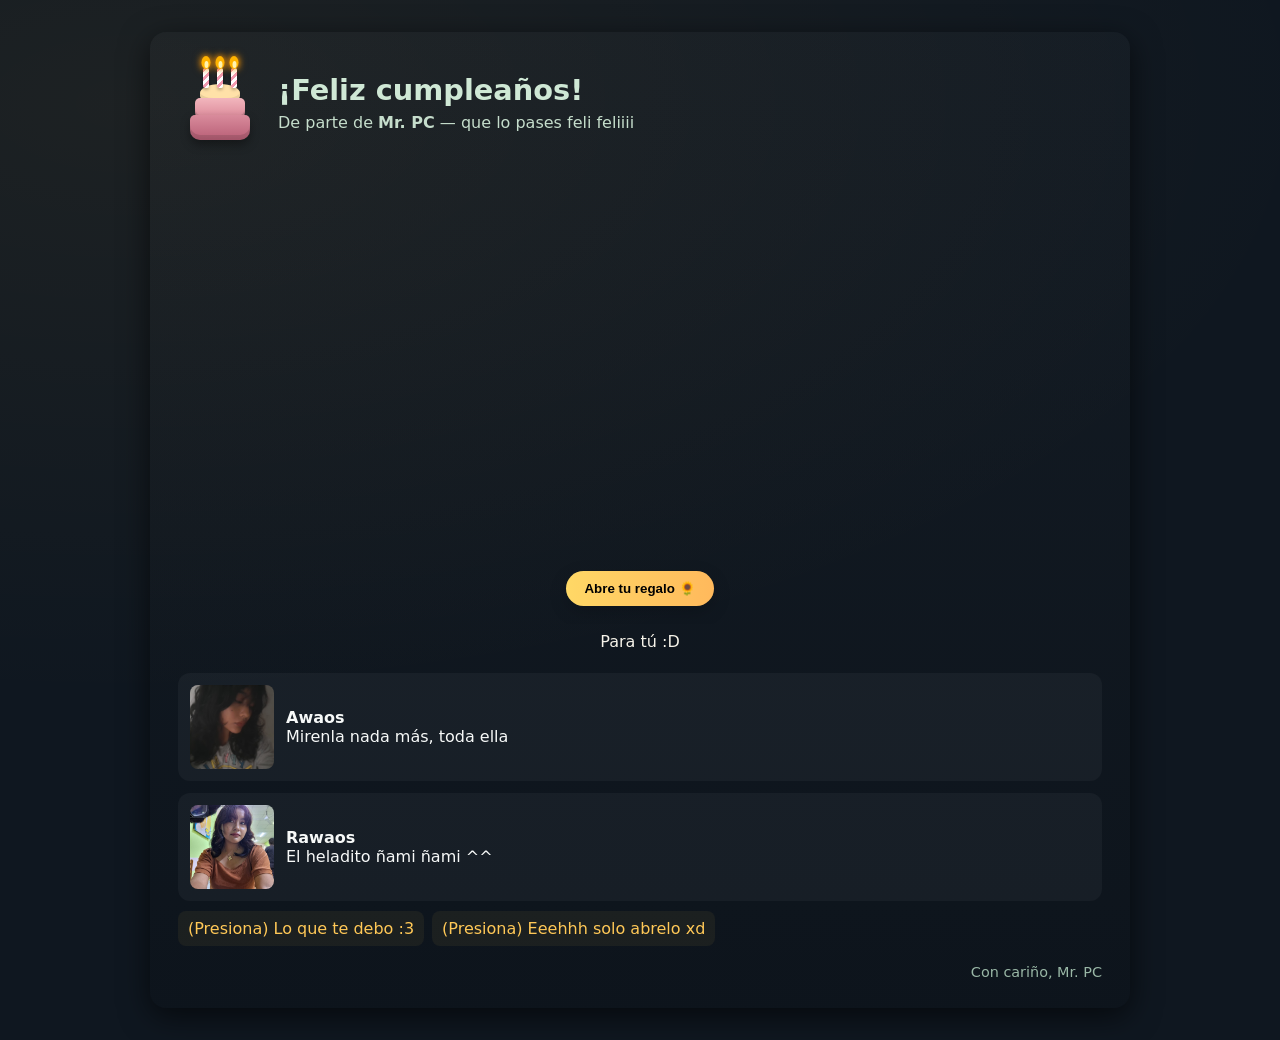
<file: index.html>
<!doctype html>
<html lang="es">
<head>
  <meta charset="utf-8">
  <meta name="viewport" content="width=device-width,initial-scale=1">
  <link rel="stylesheet" href="style/principal.css">
  <title>Feliz Cumple Natt</title>
  <style>
  </style>
</head>
<body>
  <div class="card">
    <header>
      <div class="birthday-cake">
  <div class="cake">
    <div class="candles">
      <span class="candle"><i></i></span>
      <span class="candle"><i></i></span>
      <span class="candle"><i></i></span>
    </div>

    <div class="cake-top"></div>
    <div class="cake-middle"></div>
    <div class="cake-bottom"></div>
  </div>
</div>
      <div>
        <h1>¡Feliz cumpleaños!</h1>
        <p class="lead">De parte de <strong>Mr. PC</strong> —  que lo pases feli feliiii</p>
      </div>
    </header>

    <div class="center-wrap">
      <button id="openGift" class="gift-btn">Abre tu regalo 🌻</button>
      <img id="giftImage" class="floating-image" src="img/ramogirasol.webp" alt="Regalo">
    </div>
    <div id="giftText" class="gift-desc">Para tú :D</div>

    <div class="grid">
      <div class="item">
        <img src="img/f02.jpeg" alt="item1">
        <div class="desc"><strong>Awaos</strong><br>Mirenla nada más, toda ella</div>
      </div>
      <div class="item">
        <img src="img/hldr.jpeg" alt="item2">
        <div class="desc"><strong>Rawaos</strong><br>El heladito ñami ñami ^^</div>
      </div>
    </div>

    <div class="links">
      <a href="pag1.html">(Presiona) Lo que te debo :3</a>
      <a href="pag2.html">(Presiona) Eeehhh solo abrelo xd</a>
    </div>

    <footer>Con cariño, Mr. PC</footer>
  </div>

  <script>
    const btn = document.getElementById('openGift');
    const img = document.getElementById('giftImage');
    const txt = document.getElementById('giftText');
    let opened = false;
    btn.addEventListener('click', ()=>{
      opened = !opened;
      if(opened){
        img.classList.add('show');
        txt.textContent = 'I love you so much <3';
        btn.textContent = 'Cerrar regalo';
      }else{
        img.classList.remove('show');
        txt.textContent = 'Para tú :D';
        btn.textContent = 'Abre tu regalo 🌻';
      }
    });
  </script>
</body>
</html>
</file>
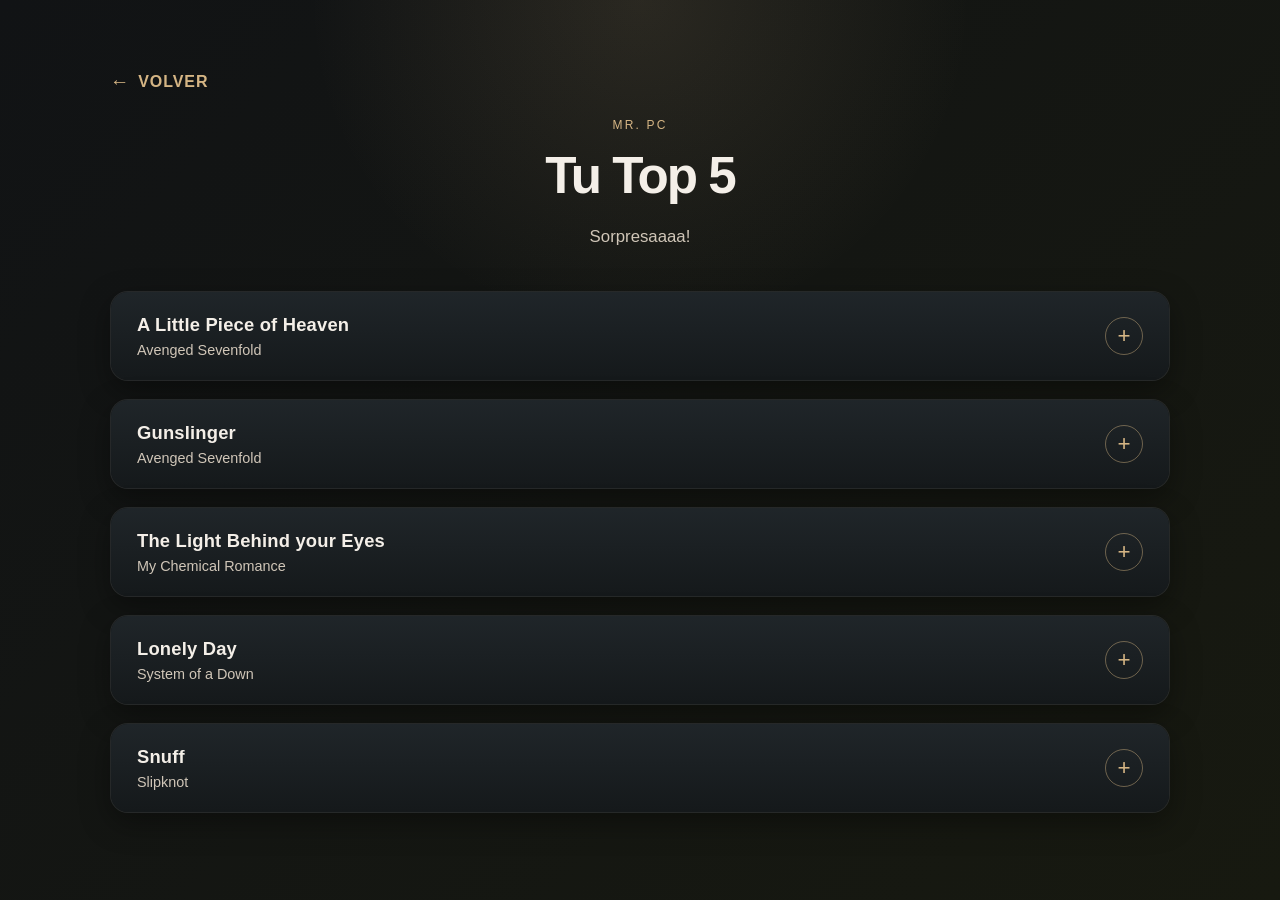
<file: pag2.html>
<!DOCTYPE html>
<html lang="es">

  <head>
    <meta charset="UTF-8" />
    <meta name="viewport" content="width=device-width, initial-scale=1.0" />
    <title>Letras ^^</title>

    <style>
      :root {
        --bg: #111315;
        --bg-alt: #1a1d20;
        --panel: rgba(27, 31, 35, 0.9);
        --panel-soft: rgba(41, 46, 50, 0.8);
        --text: #f4efe8;
        --muted: #d0c6b8;
        --accent: #d5b584;
        --accent-strong: #b88d52;
        --line: rgba(255, 255, 255, 0.09);
        --shadow: rgba(0, 0, 0, 0.35);
      }

      * {
        box-sizing: border-box;
      }

      html {
        scroll-behavior: smooth;
      }

      body {
        margin: 0;
        font-family: "Segoe UI", Tahoma, Geneva, Verdana, sans-serif;
        background:
          radial-gradient(circle at top, rgba(213, 181, 132, 0.12), transparent 30%),
          linear-gradient(135deg, var(--bg) 0%, #171910 100%);
        color: var(--text);
        min-height: 100vh;
      }

      .page {
        max-width: 1100px;
        margin: 0 auto;
        padding: 72px 20px 80px;
      }

      .back-link {
        display: inline-flex;
        align-items: center;
        gap: 8px;
        margin-bottom: 24px;
        color: var(--accent);
        text-decoration: none;
        font-weight: 600;
        letter-spacing: 0.06em;
        text-transform: uppercase;
        transition: opacity 0.2s ease, transform 0.2s ease;
      }

      .back-link:hover {
        opacity: 0.85;
        transform: translateX(-2px);
      }

      .back-link .arrow {
        font-size: 1.2rem;
        line-height: 1;
      }

      .header {
        text-align: center;
        margin-bottom: 40px;
      }

      .eyebrow {
        display: inline-block;
        letter-spacing: 0.18em;
        text-transform: uppercase;
        color: var(--accent);
        font-size: 0.75rem;
        margin-bottom: 16px;
      }

      h1 {
        margin: 0;
        font-size: clamp(2.2rem, 4vw, 4rem);
        line-height: 1.1;
        font-weight: 700;
        letter-spacing: -0.04em;
      }

      .subtitle {
        max-width: 700px;
        margin: 18px auto 0;
        color: var(--muted);
        font-size: 1.05rem;
        line-height: 1.7;
      }

      .accordion {
        display: grid;
        gap: 18px;
      }

      .accordion-item {
        border: 1px solid var(--line);
        border-radius: 18px;
        background: rgba(17, 19, 21, 0.75);
        box-shadow: 0 10px 30px var(--shadow);
        overflow: hidden;
      }

      .accordion-btn {
        width: 100%;
        background: linear-gradient(180deg, rgba(32, 38, 42, 0.96), rgba(21, 25, 27, 0.96));
        color: var(--text);
        border: 0;
        padding: 22px 26px;
        display: flex;
        align-items: center;
        justify-content: space-between;
        gap: 16px;
        cursor: pointer;
        text-align: left;
        font: inherit;
        transition: background 0.2s ease, transform 0.2s ease;
      }

      .accordion-btn:hover {
        background: linear-gradient(180deg, rgba(40, 46, 50, 0.96), rgba(24, 29, 32, 0.96));
      }

      .accordion-btn:focus-visible {
        outline: 2px solid var(--accent);
        outline-offset: -2px;
      }

      .trigger-copy {
        display: flex;
        flex-direction: column;
        gap: 6px;
      }

      .trigger-title {
        font-size: 1.15rem;
        font-weight: 700;
        letter-spacing: 0.01em;
      }

      .trigger-desc {
        color: var(--muted);
        font-size: 0.9rem;
      }

      .trigger-icon {
        width: 38px;
        height: 38px;
        border-radius: 50%;
        border: 1px solid rgba(213, 181, 132, 0.45);
        display: inline-flex;
        align-items: center;
        justify-content: center;
        color: var(--accent);
        font-size: 1.4rem;
        transition: transform 0.25s ease;
        flex-shrink: 0;
      }

      .accordion-item.active .trigger-icon {
        transform: rotate(45deg);
      }

      .panel {
        max-height: 0;
        overflow: hidden;
        transition: max-height 0.45s ease, padding 0.3s ease;
        background: rgba(17, 20, 22, 0.85);
      }

      .accordion-item.active .panel {
        max-height: 5000px;
        padding: 24px 22px 26px;
      }

      .content-grid {
        display: flex;
        flex-direction: column;
        gap: 18px;
      }

      .feature {
        display: grid;
        grid-template-columns: 1.15fr 1.85fr;
        gap: 22px;
        align-items: center;
        padding: 18px;
        border: 1px solid var(--line);
        border-radius: 16px;
        background: var(--panel-soft);
      }

      .feature:nth-child(even) .feature-image {
        order: 2;
      }

      .feature:nth-child(even) .feature-copy {
        order: 1;
      }

      .feature-image {
        position: relative;
        overflow: hidden;
        border-radius: 14px;
        min-height: 220px;
        box-shadow: inset 0 0 0 1px rgba(255, 255, 255, 0.04);
      }

      .feature-image img {
        display: block;
        width: 100%;
        height: 100%;
        object-fit: cover;
        transition: transform 0.35s ease;
      }

      .feature:hover .feature-image img {
        transform: scale(1.03);
      }

      .feature-copy {
        padding: 6px 4px;
      }

      .feature-tag {
        display: inline-block;
        font-size: 0.72rem;
        letter-spacing: 0.12em;
        text-transform: uppercase;
        color: var(--accent);
        margin-bottom: 10px;
      }

      .feature-copy h3 {
        margin: 0 0 12px;
        font-size: clamp(1.2rem, 2vw, 1.8rem);
        line-height: 1.2;
      }

      .feature-copy p {
        margin: 0;
        color: var(--muted);
        font-size: 0.98rem;
        line-height: 1.7;
      }

      @media (max-width: 768px) {
        .page {
          padding-top: 52px;
        }

        .accordion-btn {
          padding: 18px 18px;
        }

        .trigger-title {
          font-size: 1.05rem;
        }

        .feature {
          grid-template-columns: 1fr;
        }

        .feature-image,
        .feature-copy {
          order: initial;
        }

        .feature:nth-child(even) .feature-image,
        .feature:nth-child(even) .feature-copy {
          order: initial;
        }

        .feature-image {
          min-height: 210px;
        }
      }

      @media (max-width: 520px) {
        .subtitle {
          font-size: 0.96rem;
        }

        .panel {
          padding: 0;
        }

        .accordion-item.active .panel {
          padding: 18px 14px 20px;
        }

        .feature {
          padding: 12px;
        }
      }
    </style>
  </head>

  <body>

    <main class="page">

      <a class="back-link" href="index.html" aria-label="Volver al inicio">
        <span class="arrow" aria-hidden="true">←</span>
        <span>Volver</span>
      </a>

      <header class="header">
        <div class="eyebrow">Mr. PC</div>
        <h1>Tu Top 5</h1>
        <p class="subtitle">
          Sorpresaaaa!
        </p>
      </header>

      <section class="accordion" aria-label="Detalles de la celebración">


        <!-- ========================================================= -->
        <!-- A LITTLE PIECE OF HEAVEN -->
        <!-- ========================================================= -->

        <div class="accordion-item">

          <button class="accordion-btn"
                  type="button"
                  aria-expanded="true"
                  data-audio="audio/A_Little_Piece_Of_Heaven.mp3">

            <span class="trigger-copy">
              <span class="trigger-title">A Little Piece of Heaven</span>
              <span class="trigger-desc">Avenged Sevenfold</span>
            </span>

            <span class="trigger-icon" aria-hidden="true">+</span>

          </button>

          <div class="panel">
            <div class="content-grid">

              <article class="feature">
                <div class="feature-image">
                  <img src="img/A Little Piece of Heaven/img01.png"
                       alt="Baby don't cry" />
                </div>

                <div class="feature-copy">
                  <h3 style="text-align: center;">Baby don't cry</h3>
                </div>
              </article>


              <article class="feature">
                <div class="feature-image">
                  <img src="img/A Little Piece of Heaven/img02.png"
                       alt="You had my heart" />
                </div>

                <div class="feature-copy">
                  <h3 style="text-align: center;">You had my heart</h3>
                </div>
              </article>


              <article class="feature">
                <div class="feature-image">
                  <img src="img/A Little Piece of Heaven/img03.png"
                       alt="at least for the most part" />
                </div>

                <div class="feature-copy">
                  <h3 style="text-align: center;">at least for the most part</h3>
                </div>
              </article>


              <article class="feature">
                <div class="feature-image">
                  <img src="img/A Little Piece of Heaven/img04.png"
                       alt="'Cause everybody's gotta die sometime" />
                </div>

                <div class="feature-copy">
                  <h3 style="text-align: center;">
                    'Cause everybody's gotta die sometime
                  </h3>
                </div>
              </article>


              <article class="feature">
                <div class="feature-image">
                  <img src="img/A Little Piece of Heaven/img05.png"
                       alt="We fell apart" />
                </div>

                <div class="feature-copy">
                  <h3 style="text-align: center;">We fell apart</h3>
                </div>
              </article>


              <article class="feature">
                <div class="feature-image">
                  <img src="img/A Little Piece of Heaven/img06.png"
                       alt="let's make a new start" />
                </div>

                <div class="feature-copy">
                  <h3 style="text-align: center;">let's make a new start</h3>
                </div>
              </article>


              <article class="feature">
                <div class="feature-image">
                  <img src="img/A Little Piece of Heaven/img07.png"
                       alt="Cause everybody" />
                </div>

                <div class="feature-copy">
                  <h3 style="text-align: center;">
                    'Cause everybody's gotta die sometime
                  </h3>

                  <h3 style="text-align: center;">
                    yeah, yeah
                  </h3>
                </div>
              </article>


              <article class="feature">
                <div class="feature-image">
                  <img src="img/A Little Piece of Heaven/img08.png"
                       alt="But baby, don't cryyy" />
                </div>

                <div class="feature-copy">
                  <h3 style="text-align: center;">
                    But baby, don't cryyy
                  </h3>
                </div>
              </article>

            </div>
          </div>
        </div>


        <!-- ========================================================= -->
        <!-- GUNSLINGER -->
        <!-- ========================================================= -->

        <div class="accordion-item">

          <button class="accordion-btn"
                  type="button"
                  aria-expanded="false"
                  data-audio="audio/Gunslinger.mp3">

            <span class="trigger-copy">
              <span class="trigger-title">Gunslinger</span>
              <span class="trigger-desc">Avenged Sevenfold</span>
            </span>

            <span class="trigger-icon" aria-hidden="true">+</span>

          </button>

          <div class="panel">

            <div class="content-grid">

              <article class="feature">
                <div class="feature-image">
                  <img src="img/Gunslinger/img01.jpg"
                       alt="I've always been true" />
                </div>

                <div class="feature-copy">
                  <h3 style="text-align: center;">
                    I've always been true
                  </h3>
                </div>
              </article>


              <article class="feature">
                <div class="feature-image">
                  <img src="img/Gunslinger/img02.jpg"
                       alt="I've waited so long" />
                </div>

                <div class="feature-copy">
                  <h3 style="text-align: center;">
                    I've waited so long just to come hold you
                  </h3>
                </div>
              </article>


              <article class="feature">
                <div class="feature-image">
                  <img src="img/Gunslinger/img03.jpg"
                       alt="I'm making it through" />
                </div>

                <div class="feature-copy">
                  <h3 style="text-align: center;">
                    I'm making it through
                  </h3>
                </div>
              </article>


              <article class="feature">
                <div class="feature-image">
                  <img src="img/Gunslinger/img04.jpg"
                       alt="I'm making it through" />
                </div>

                <div class="feature-copy">
                  <h3 style="text-align: center;">
                    It's been far too long
                  </h3>
                </div>
              </article>


              <article class="feature">
                <div class="feature-image">
                  <img src="img/Gunslinger/img05.png"
                       alt="We've proven our love over time's so strong" />
                </div>

                <div class="feature-copy">
                  <h3 style="text-align: center;">
                    We've proven our love over time's so strong
                  </h3>
                </div>
              </article>


              <article class="feature">
                <div class="feature-image">
                  <img src="img/Gunslinger/img06.png"
                       alt="In all that we do" />
                </div>

                <div class="feature-copy">
                  <h3 style="text-align: center;">
                    In all that we do
                  </h3>
                </div>
              </article>

            </div>
          </div>
        </div>


        <!-- ========================================================= -->
        <!-- THE LIGHT BEHIND YOUR EYES -->
        <!-- ========================================================= -->

        <div class="accordion-item">

          <button class="accordion-btn"
                  type="button"
                  aria-expanded="false"
                  data-audio="audio/The_Light_Behind_Your_Eyes.mp3">

            <span class="trigger-copy">
              <span class="trigger-title">The Light Behind your Eyes</span>
              <span class="trigger-desc">My Chemical Romance</span>
            </span>

            <span class="trigger-icon" aria-hidden="true">+</span>

          </button>

          <div class="panel">

            <div class="content-grid">

              <article class="feature">
                <div class="feature-image">
                  <img src="img/The_Light_Behind_your_eyes/img01.jpg"
                       alt="And If I could be with you tonight" />
                </div>

                <div class="feature-copy">
                  <h3 style="text-align: center;">
                    And If I could be with you tonight
                  </h3>

                  <h3 style="text-align: center;">
                    I would sing you to sleep
                  </h3>
                </div>
              </article>


              <article class="feature">
                <div class="feature-image">
                  <img src="img/The_Light_Behind_your_eyes/img02.avif"
                       alt="Never let them take the light behind your eyes" />
                </div>

                <div class="feature-copy">
                  <h3 style="text-align: center;">
                    Never let them take the light behind your eyes
                  </h3>
                </div>
              </article>


              <article class="feature">
                <div class="feature-image">
                  <img src="img/The_Light_Behind_your_eyes/img03.jpg"
                       alt="I'll fail and lose this fight" />
                </div>

                <div class="feature-copy">
                  <h3 style="text-align: center;">
                    I'll fail and lose this fight
                  </h3>

                  <h3 style="text-align: center;">
                    Never fade in the dark
                  </h3>
                </div>
              </article>


              <article class="feature">
                <div class="feature-image">
                  <img src="img/The_Light_Behind_your_eyes/img04.jpg"
                       alt="Just remember you will always burn as bright" />
                </div>

                <div class="feature-copy">
                  <h3 style="text-align: center;">
                    Just remember you will always burn as bright
                  </h3>
                </div>
              </article>


              <article class="feature">
                <div class="feature-image">
                  <img src="img/The_Light_Behind_your_eyes/img05.jpg"
                       alt="The light behind your eyes" />
                </div>

                <div class="feature-copy">
                  <h3 style="text-align: center;">
                    The light behind your eyes
                  </h3>
                </div>
              </article>

            </div>
          </div>
        </div>


        <!-- ========================================================= -->
        <!-- LONELY DAY -->
        <!-- ========================================================= -->

        <div class="accordion-item">

          <button class="accordion-btn"
                  type="button"
                  aria-expanded="false"
                  data-audio="audio/Lonely_Day.mp3">

            <span class="trigger-copy">
              <span class="trigger-title">Lonely Day</span>
              <span class="trigger-desc">System of a Down</span>
            </span>

            <span class="trigger-icon" aria-hidden="true">+</span>

          </button>

          <div class="panel">

            <div class="content-grid">

              <article class="feature">
                <div class="feature-image">
                  <img src="img/Lonely_Day/img01.jpg"
                       alt="And if you go" />
                </div>

                <div class="feature-copy">
                  <h3 style="text-align: center;">
                    And if you go...
                  </h3>

                  <h3 style="text-align: center;">
                    I wanna go with you
                  </h3>
                </div>
              </article>


              <article class="feature">
                <div class="feature-image">
                  <img src="img/Lonely_Day/img02.jpg"
                       alt="And if you die" />
                </div>

                <div class="feature-copy">
                  <h3 style="text-align: center;">
                    And if you die...
                  </h3>

                  <h3 style="text-align: center;">
                    I wanna die with you
                  </h3>
                </div>
              </article>


              <article class="feature">
                <div class="feature-image">
                  <img src="img/Lonely_Day/img03.avif"
                       alt="Take your hand" />
                </div>

                <div class="feature-copy">
                  <h3 style="text-align: center;">
                    Take your hand
                  </h3>

                  <h3 style="text-align: center;">
                    and walk awaaaay
                  </h3>
                </div>
              </article>

            </div>
          </div>
        </div>


        <!-- ========================================================= -->
        <!-- SNUFF -->
        <!-- ========================================================= -->

        <div class="accordion-item">

          <button class="accordion-btn"
                  type="button"
                  aria-expanded="false"
                  data-audio="audio/Snuff.mp3">

            <span class="trigger-copy">
              <span class="trigger-title">Snuff</span>
              <span class="trigger-desc">Slipknot</span>
            </span>

            <span class="trigger-icon" aria-hidden="true">+</span>

          </button>

          <div class="panel">

            <div class="content-grid">

              <article class="feature">
                <div class="feature-image">
                  <img src="img/Snuff/img01.jpg"
                       alt="So, break yourself against my stones" />
                </div>

                <div class="feature-copy">
                  <h3 style="text-align: center;">
                    So, break yourself against my stones
                  </h3>
                </div>
              </article>


              <article class="feature">
                <div class="feature-image">
                  <img src="img/Snuff/img02.jpg"
                       alt="And spit your pity in my soul" />
                </div>

                <div class="feature-copy">
                  <h3 style="text-align: center;">
                    And spit your pity in my soul
                  </h3>
                </div>
              </article>


              <article class="feature">
                <div class="feature-image">
                  <img src="img/Snuff/img03.jpg"
                       alt="You never needed any help" />
                </div>

                <div class="feature-copy">
                  <h3 style="text-align: center;">
                    You never needed any help
                  </h3>
                </div>
              </article>


              <article class="feature">
                <div class="feature-image">
                  <img src="img/Snuff/img04.jpg"
                       alt="You sold me out to save yourself" />
                </div>

                <div class="feature-copy">
                  <h3 style="text-align: center;">
                    You sold me out to save yourself
                  </h3>
                </div>
              </article>


              <article class="feature">
                <div class="feature-image">
                  <img src="img/Snuff/img05.jpg"
                       alt="And I won't listen to your shame" />
                </div>

                <div class="feature-copy">
                  <h3 style="text-align: center;">
                    And I won't listen to your shame
                  </h3>
                </div>
              </article>


              <article class="feature">
                <div class="feature-image">
                  <img src="img/Snuff/img06.jpg"
                       alt="You ran away, you're all the same" />
                </div>

                <div class="feature-copy">
                  <h3 style="text-align: center;">
                    You ran away, you're all the same
                  </h3>
                </div>
              </article>


              <article class="feature">
                <div class="feature-image">
                  <img src="img/Snuff/img07.jpg"
                       alt="Angels lie to keep control" />
                </div>

                <div class="feature-copy">
                  <h3 style="text-align: center;">
                    Angels lie to keep control
                  </h3>
                </div>
              </article>


              <article class="feature">
                <div class="feature-image">
                  <img src="img/Snuff/img08.jpg"
                       alt="Ooh, my love was punished long ago" />
                </div>

                <div class="feature-copy">
                  <h3 style="text-align: center;">
                    Ooh, my love was punished long ago
                  </h3>
                </div>
              </article>


              <article class="feature">
                <div class="feature-image">
                  <img src="img/Snuff/img09.jpg"
                       alt="If you still care, don't ever let me know" />
                </div>

                <div class="feature-copy">
                  <h3 style="text-align: center;">
                    If you still care, don't ever let me know
                  </h3>
                </div>
              </article>


              <article class="feature">
                <div class="feature-image">
                  <img src="img/Snuff/img10.png"
                       alt="IF YOU STILL CARE, DON'T EVER LET ME KNOW" />
                </div>

                <div class="feature-copy">
                  <h3 style="text-align: center;">
                    IF YOU STILL CARE, DON'T EVER LET ME KNOW
                  </h3>
                </div>
              </article>

            </div>
          </div>
        </div>

      </section>
    </main>

    <audio id="audioPlayer" preload="auto"></audio>


    <script>

      const buttons = document.querySelectorAll('.accordion-btn');

      const audioPlayer = document.getElementById('audioPlayer');


      buttons.forEach((button) => {

        button.addEventListener('click', () => {

          const item = button.closest('.accordion-item');

          const isOpen = item.classList.contains('active');

          audioPlayer.pause();
          audioPlayer.currentTime = 0;

          document.querySelectorAll('.accordion-item').forEach((accordionItem) => {

            accordionItem.classList.remove('active');

            accordionItem
              .querySelector('.accordion-btn')
              .setAttribute('aria-expanded', 'false');

          });

          if (!isOpen) {

            item.classList.add('active');

            button.setAttribute('aria-expanded', 'true');

            const audioFile = button.dataset.audio;

            audioPlayer.src = audioFile;

            audioPlayer.currentTime = 0;

            audioPlayer.play().catch((error) => {

              console.log(
                "El navegador bloqueó la reproducción automática:",
                error
              );

            });

          }

        });

      });

      audioPlayer.addEventListener('ended', () => {

        audioPlayer.pause();

        audioPlayer.currentTime = 0;

      });

    </script>

  </body>
</html>
</file>
<file: style/principal.css>
:root {
    --bg: #0f1720;
    --card: #0f2330;
    --accent: #ffc857;
    --soft: #cfe8d5;
    --glass: rgba(255, 255, 255, 0.04);
}

* {
    box-sizing: border-box;
}

body {
    margin: 0;
    min-height: 100vh;

    background:
        radial-gradient(
            1200px 600px at 10% 10%,
            rgba(255, 200, 87, 0.06),
            transparent
        ),
        var(--bg);

    color: var(--soft);

    font-family:
        system-ui,
        -apple-system,
        'Segoe UI',
        Roboto,
        'Helvetica Neue',
        Arial;

    display: flex;
    align-items: center;
    justify-content: center;

    padding: 32px;
}


/* =========================================================
   TARJETA PRINCIPAL
   ========================================================= */

.card {
    width: 100%;
    max-width: 980px;

    background:
        linear-gradient(
            180deg,
            rgba(255, 255, 255, 0.02),
            rgba(0, 0, 0, 0.12)
        );

    border-radius: 16px;

    padding: 28px;

    box-shadow:
        0 8px 30px rgba(0, 0, 0, 0.6);

    position: relative;
    overflow: hidden;
}


/* =========================================================
   CABECERA
   ========================================================= */

header {
    display: flex;
    align-items: center;
    gap: 16px;
}

h1 {
    font-size: 1.8rem;
    margin: 0;
}

p.lead {
    margin: 6px 0 0;

    color: #cfe8d5;

    opacity: 0.95;
}


/* =========================================================
   TORTA
   ========================================================= */

.birthday-cake {
    width: 84px;
    height: 84px;

    flex-shrink: 0;

    display: flex;
    align-items: center;
    justify-content: center;

    position: relative;
}


/* -------------------------
   Cuerpo de la torta
   ------------------------- */

.cake {
    width: 70px;
    height: 60px;

    position: relative;

    margin-top: 15px;
}


/* Piso inferior */

.cake-bottom {
    position: absolute;

    bottom: 0;
    left: 5px;

    width: 60px;
    height: 25px;

    background:
        linear-gradient(
            to bottom,
            #d98b9c,
            #b85f76
        );

    border-radius:
        5px 5px 10px 10px;

    box-shadow:
        inset 0 -5px rgba(0, 0, 0, 0.12),
        0 5px 10px rgba(0, 0, 0, 0.35);
}


/* Piso del medio */

.cake-middle {
    position: absolute;

    bottom: 20px;
    left: 10px;

    width: 50px;
    height: 22px;

    background:
        linear-gradient(
            to bottom,
            #f2b6bd,
            #d98596
        );

    border-radius:
        5px 5px 8px 8px;

    box-shadow:
        inset 0 -4px rgba(0, 0, 0, 0.1);
}


/* Parte superior */

.cake-top {
    position: absolute;

    bottom: 38px;
    left: 15px;

    width: 40px;
    height: 18px;

    background: #ffe1a8;

    border-radius:
        50% 50% 35% 35%;

    box-shadow:
        inset 0 -4px rgba(0, 0, 0, 0.08);
}


/* =========================================================
   VELAS
   ========================================================= */

.candles {
    position: absolute;

    top: -12px;
    left: 0;

    width: 70px;
    height: 35px;

    display: flex;

    justify-content: center;

    gap: 8px;

    z-index: 5;
}


/* Cuerpo de cada vela */

.candle {
    width: 6px;
    height: 20px;

    background:
        repeating-linear-gradient(
            -45deg,
            #fff,
            #fff 3px,
            #f29ab0 3px,
            #f29ab0 6px
        );

    border-radius: 2px;

    position: relative;

    box-shadow:
        0 2px 3px rgba(0, 0, 0, 0.25);
}


/* =========================================================
   LLAMAS
   ========================================================= */

.candle i {
    position: absolute;

    width: 9px;
    height: 13px;

    top: -12px;
    left: 50%;

    transform: translateX(-50%);

    background: #ffb300;

    border-radius:
        50% 50% 50% 50%;

    box-shadow:
        0 0 6px #ff9800,
        0 0 10px rgba(255, 152, 0, 0.6);

    animation:
        flame 0.8s infinite alternate ease-in-out;
}


/* Parte interior de la llama */

.candle i::after {
    content: "";

    position: absolute;

    width: 4px;
    height: 7px;

    left: 50%;
    bottom: 1px;

    transform: translateX(-50%);

    background: #fff3b0;

    border-radius: 50%;
}


/* Animación de las llamas */

@keyframes flame {

    0% {
        transform:
            translateX(-50%)
            scale(1)
            rotate(-3deg);
    }

    50% {
        transform:
            translateX(-50%)
            scale(1.15)
            rotate(4deg);
    }

    100% {
        transform:
            translateX(-50%)
            scale(0.9)
            rotate(-4deg);
    }
}


/* =========================================================
   ÁREA CENTRAL DEL REGALO
   ========================================================= */

.center-wrap {
    display: flex;

    flex-direction: column;

    align-items: center;

    justify-content: flex-end;

    height: 380px;

    position: relative;

    overflow: hidden;

    gap: 12px;
}


/* Botón */

.gift-btn {
    margin-bottom: 18px;

    z-index: 2;

    padding: 10px 18px;

    border-radius: 999px;

    background:
        linear-gradient(
            90deg,
            #ffd866,
            #ffb95c
        );

    border: none;

    cursor: pointer;

    font-weight: 600;

    box-shadow:
        0 6px 18px rgba(0, 0, 0, 0.18);

    transition:
        transform 0.12s ease,
        box-shadow 0.2s ease;
}

.gift-btn:hover {
    box-shadow:
        0 8px 22px rgba(255, 200, 87, 0.25);
}

.gift-btn:active {
    transform: translateY(2px);
}


/* =========================================================
   IMAGEN DEL REGALO
   ========================================================= */

.floating-image {
    position: absolute;

    top: -13%;

    transition:
        transform 0.7s cubic-bezier(.22, .9, .28, 1),
        opacity 0.7s;

    transform: translateY(-8%);

    opacity: 0;

    max-width: 80%;

    pointer-events: none;

    z-index: 1;
}

.floating-image.show {
    transform: translateY(8%);

    opacity: 1;
}


/* Texto del regalo */

.gift-desc {
    text-align: center;

    margin-top: 8px;

    color: #f6f3e9;

    font-weight: 500;
}


/* =========================================================
   LISTA DE IMÁGENES
   ========================================================= */

.grid {
    display: flex;

    flex-direction: column;

    gap: 12px;

    margin-top: 22px;
}

.item {
    background: var(--glass);

    border-radius: 12px;

    padding: 12px;

    display: flex;

    gap: 12px;

    align-items: center;
}

.item img {
    width: 84px;
    height: 84px;

    object-fit: cover;

    border-radius: 8px;

    flex-shrink: 0;
}

.item .desc {
    color: #f7f9f8;
}


/* =========================================================
   ENLACES
   ========================================================= */

.links {
    margin-top: 10px;

    display: flex;

    gap: 8px;
}

.links a {
    color: var(--accent);

    text-decoration: none;

    background:
        rgba(255, 200, 87, 0.06);

    padding: 8px 10px;

    border-radius: 8px;
}


/* =========================================================
   FOOTER
   ========================================================= */

footer {
    margin-top: 18px;

    color: #99b7a6;

    font-size: 0.9rem;

    text-align: right;
}


/* =========================================================
   PANTALLAS GRANDES
   ========================================================= */

@media (min-width: 900px) {

    .center-wrap {
        height: 480px;
    }

    .floating-image {
        max-width: 46%;
    }
}


/* =========================================================
   TABLET / CELULAR
   ========================================================= */

@media (max-width: 768px) {

    body {
        padding: 20px 15px;
    }

    .card {
        padding: 22px;
        border-radius: 14px;
    }

    header {
        gap: 12px;
    }

    .birthday-cake {
        width: 70px;
        height: 70px;
    }

    .cake {
        transform: scale(0.9);
    }

    h1 {
        font-size: 1.55rem;
        line-height: 1.25;
    }

    p.lead {
        font-size: 0.9rem;
        line-height: 1.4;
    }

    .center-wrap {
        height: 330px;
    }

    .floating-image {
        max-width: 90%;
    }

    .grid {
        margin-top: 20px;
    }

    .links {
        flex-direction: column;
    }

    .links a {
        text-align: center;
    }

    footer {
        text-align: center;
    }
}


/* =========================================================
   SAMSUNG / CELULARES PEQUEÑOS
   ========================================================= */

@media (max-width: 600px) {

    body {
        padding: 12px;
    }

    .card {
        padding: 18px;

        border-radius: 13px;
    }

    header {
        align-items: center;
        gap: 10px;
    }

    .birthday-cake {
        width: 65px;
        height: 65px;
    }

    .cake {
        transform: scale(0.82);
    }

    h1 {
        font-size: 1.4rem;
    }

    p.lead {
        font-size: 0.85rem;
    }

    .center-wrap {
        height: 300px;
    }

    .gift-btn {
        padding: 10px 16px;

        font-size: 0.9rem;
    }

    .item {
        padding: 10px;
    }

    .item img {
        width: 70px;
        height: 70px;
    }

    .item .desc {
        font-size: 0.9rem;
    }
}


/* =========================================================
   CELULARES MUY PEQUEÑOS
   ========================================================= */

@media (max-width: 400px) {

    .card {
        padding: 15px;
    }

    .birthday-cake {
        width: 58px;
        height: 58px;
    }

    .cake {
        transform: scale(0.72);
    }

    h1 {
        font-size: 1.25rem;
    }

    p.lead {
        font-size: 0.8rem;
    }

    .center-wrap {
        height: 280px;
    }
}
</file>
